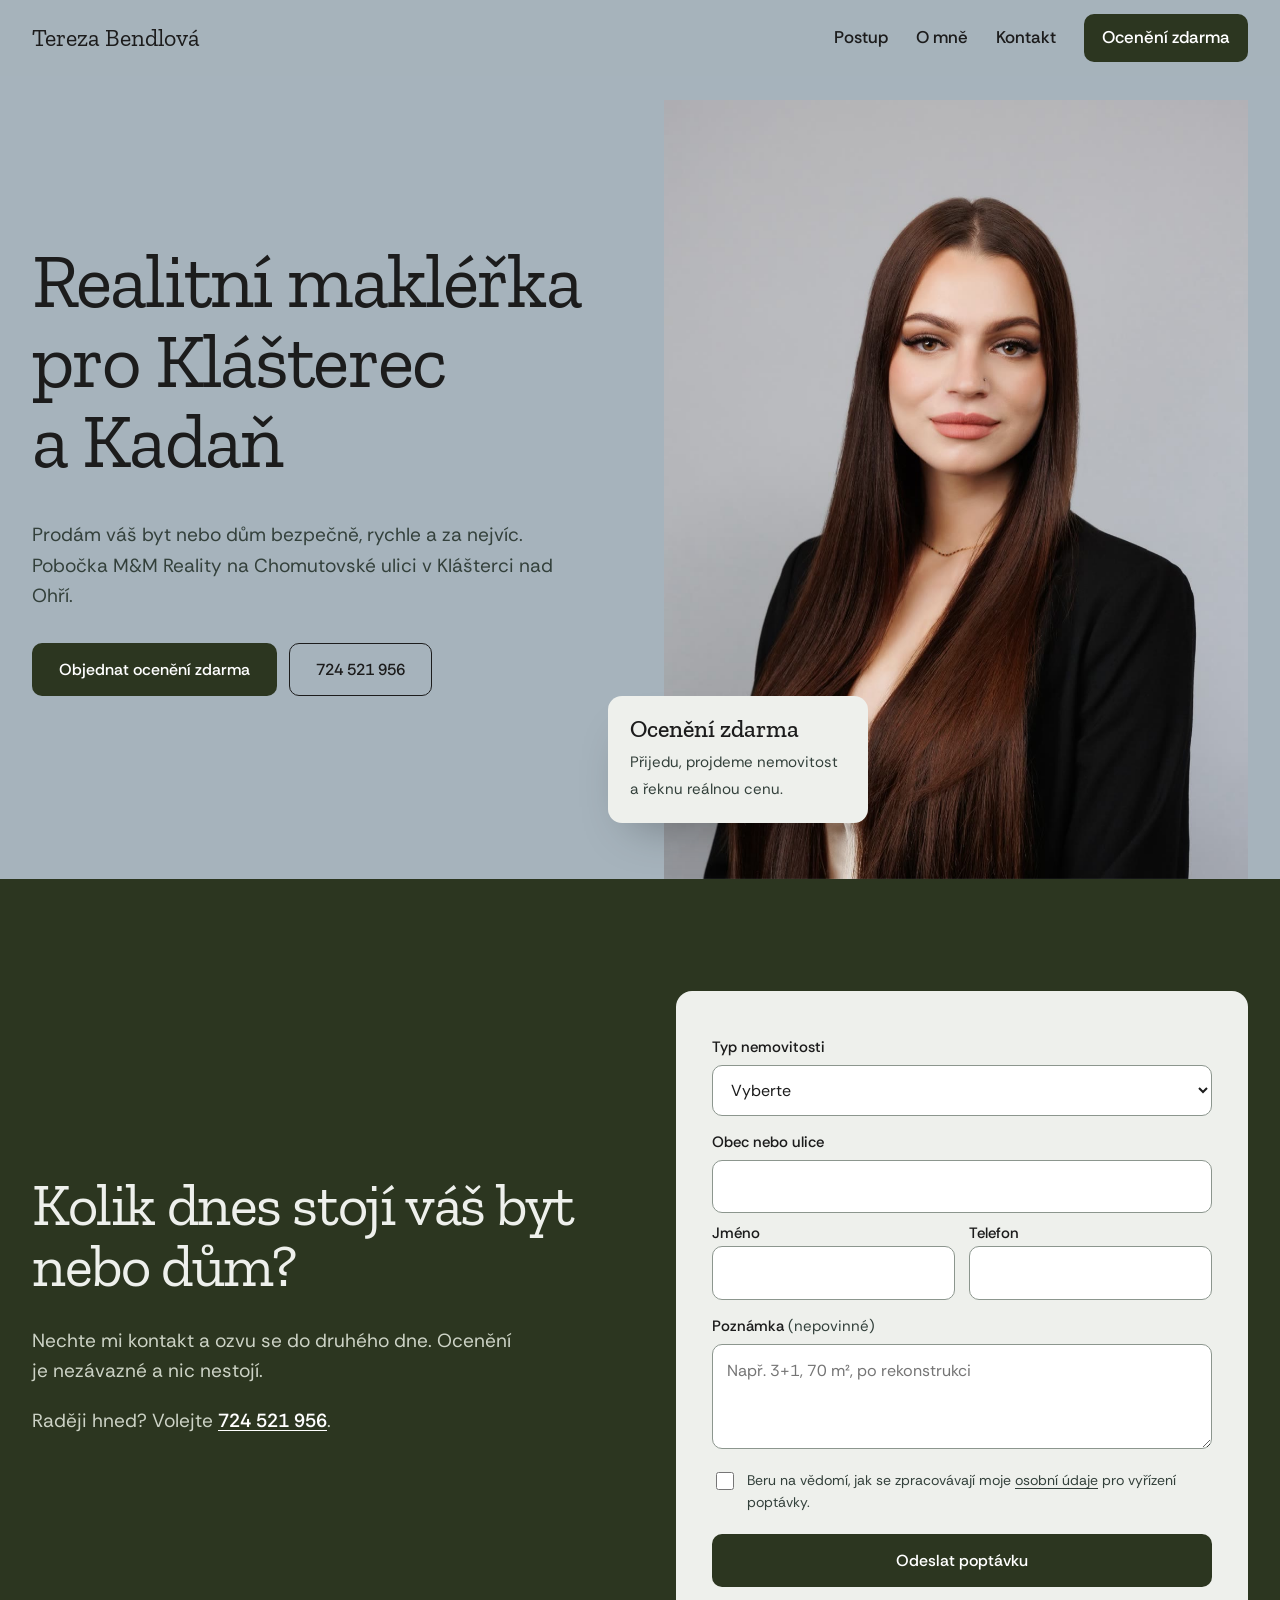
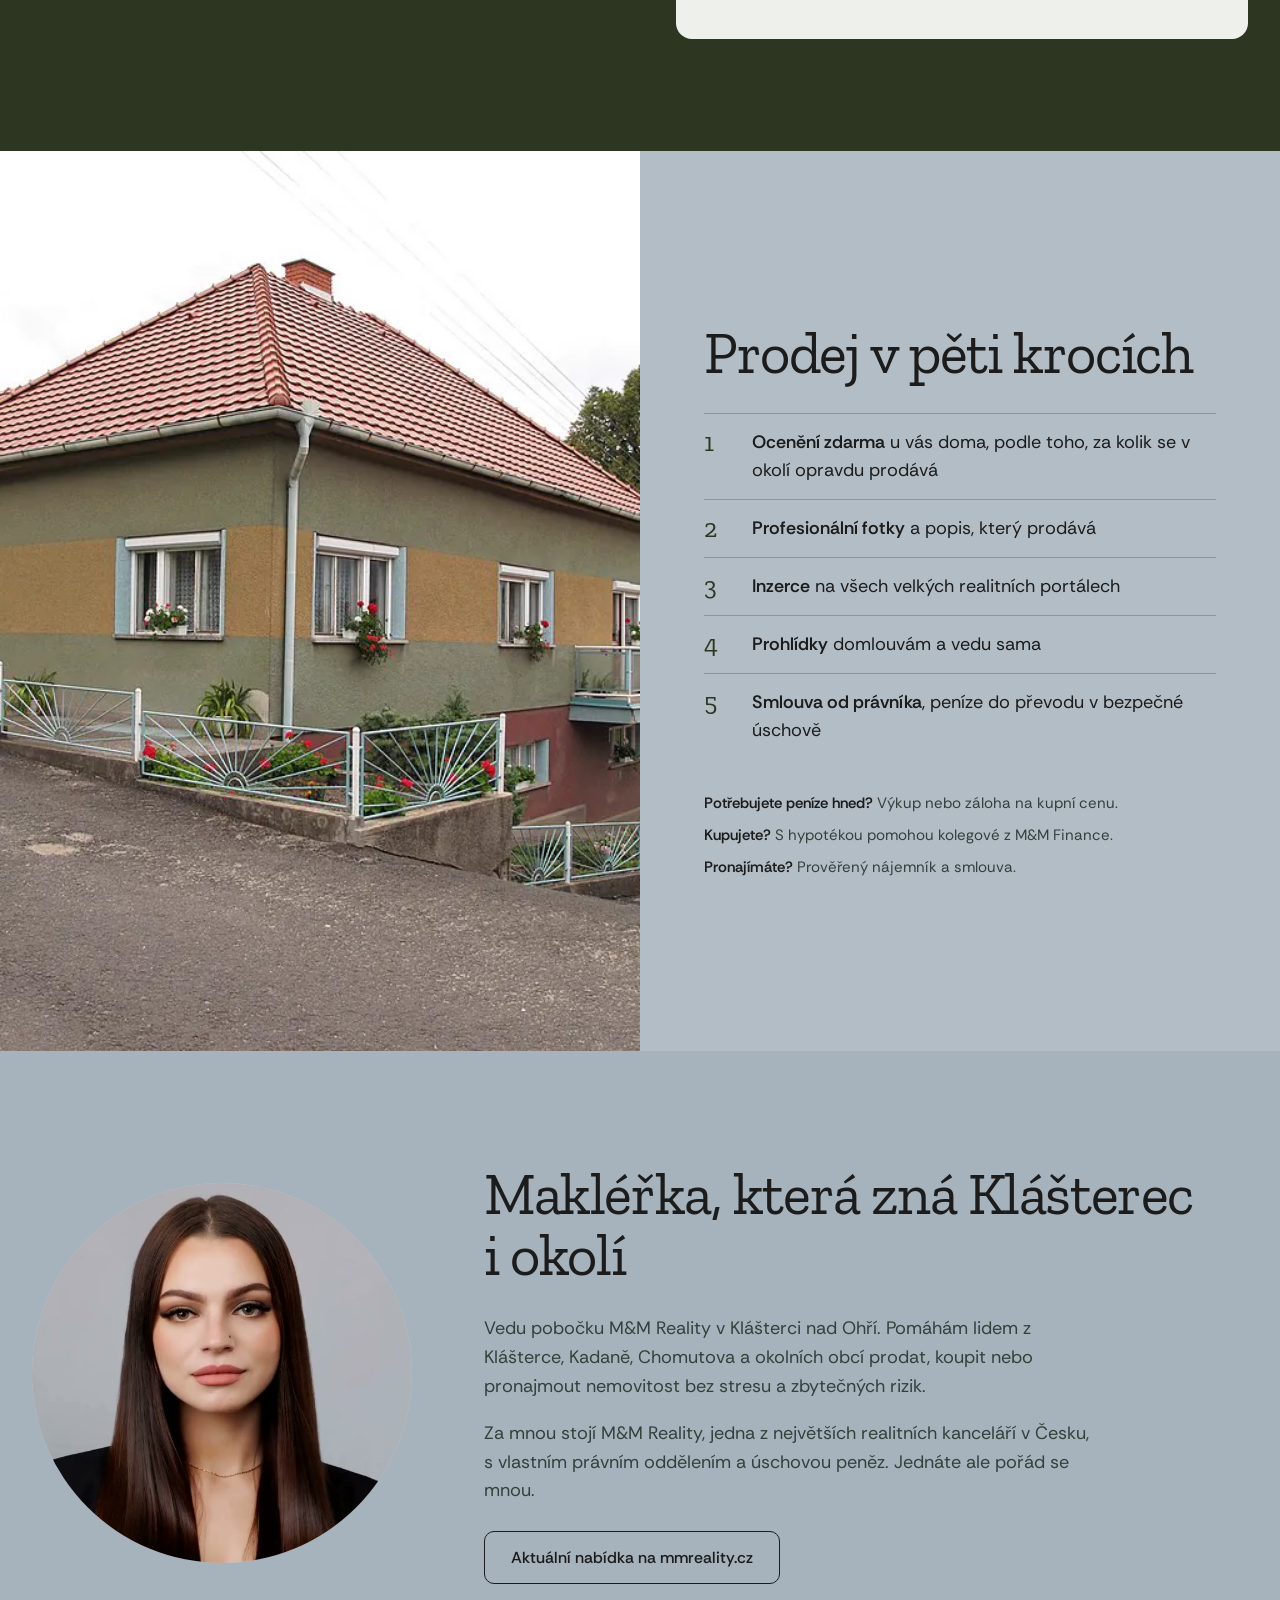
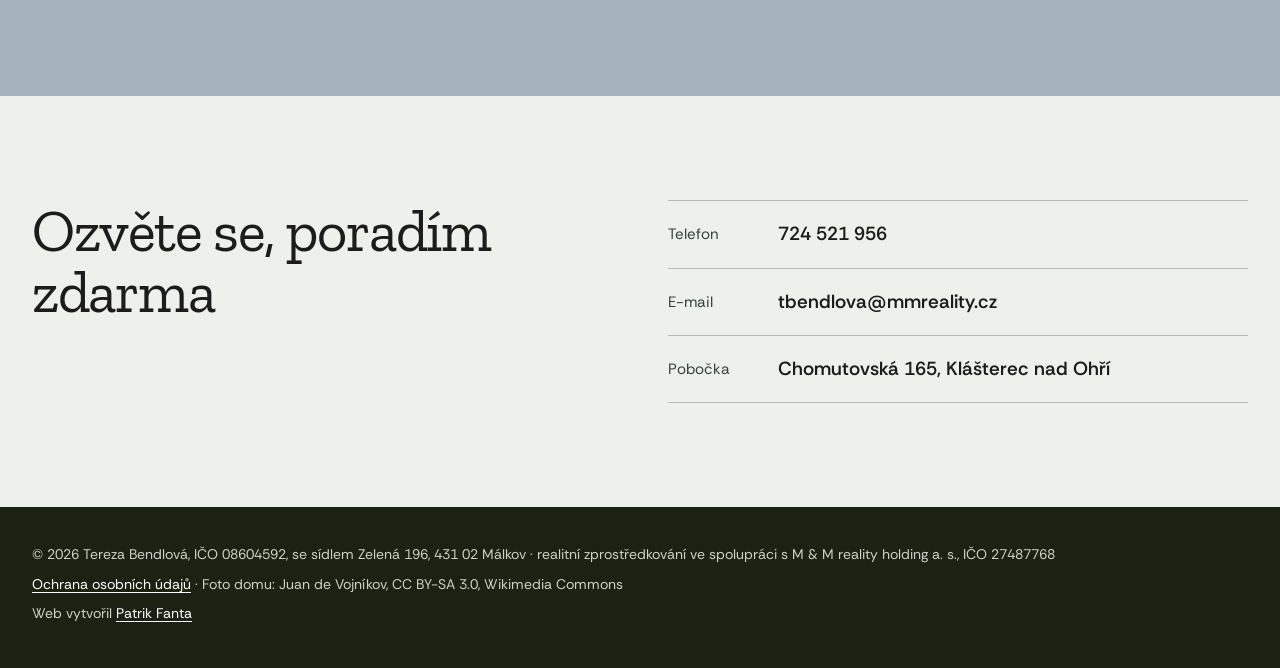
<file: index.html>
<!DOCTYPE html>
<html lang="cs">
<head>
<meta charset="utf-8">
<meta name="viewport" content="width=device-width, initial-scale=1">
<meta name="robots" content="noindex">
<title>Realitní makléřka Klášterec nad Ohří a Kadaň | Tereza Bendlová</title>
<meta name="description" content="Prodej a pronájem bytů a domů v Klášterci nad Ohří, Kadani a okolí. Tereza Bendlová, pobočka M&amp;M Reality. Ocenění nemovitosti zdarma, tel. 724 521 956.">
<meta property="og:type" content="website">
<meta property="og:title" content="Tereza Bendlová – realitní makléřka pro Klášterec a Kadaň">
<meta property="og:description" content="Prodám váš byt nebo dům bezpečně, rychle a za nejvíc. Ocenění zdarma.">
<meta property="og:image" content="img/tereza-portret.jpg">
<meta property="og:locale" content="cs_CZ">
<meta name="theme-color" content="#a6b3bc">
<link rel="icon" href="favicon.svg?v=2" type="image/svg+xml">
<link rel="stylesheet" href="css/fonts.css?v=3">
<link rel="stylesheet" href="css/style.css?v=11">
<script type="application/ld+json">
{
  "@context": "https://schema.org",
  "@type": "RealEstateAgent",
  "name": "Tereza Bendlová – realitní makléřka",
  "telephone": "+420724521956",
  "email": "tbendlova@mmreality.cz",
  "address": { "@type": "PostalAddress", "streetAddress": "Chomutovská 165", "addressLocality": "Klášterec nad Ohří", "postalCode": "431 51", "addressCountry": "CZ" },
  "areaServed": ["Klášterec nad Ohří", "Kadaň", "Chomutov", "Perštejn", "Málkov", "Vejprty"]
}
</script>
</head>
<body>
<a class="skip" href="#obsah">Přeskočit na obsah</a>

<header class="top">
  <div class="wrap top__inner">
    <a class="brand" href="./">Tereza Bendlová</a>
    <nav class="top__nav" aria-label="Hlavní">
      <a href="#postup">Postup</a>
      <a href="#o-mne">O mně</a>
      <a href="#kontakt">Kontakt</a>
      <a class="top__cta" href="#oceneni">Ocenění zdarma</a>
    </nav>
  </div>
</header>

<main id="obsah">

<section class="hero">
  <div class="wrap hero__inner">
    <div class="hero__text enter">
      <h1>Realitní makléřka pro Klášterec a&nbsp;Kadaň</h1>
      <p>Prodám váš byt nebo dům bezpečně, rychle a za nejvíc. Pobočka M&amp;M Reality na Chomutovské ulici v Klášterci nad Ohří.</p>
      <div class="hero__btns">
        <a class="btn btn--olive" href="#oceneni">Objednat ocenění zdarma</a>
        <a class="btn btn--line" href="tel:+420724521956">724 521 956</a>
      </div>
    </div>
    <div class="hero__pic">
      <img src="img/tereza-portret.jpg?v=1" width="1080" height="1440" alt="Tereza Bendlová, realitní makléřka">
      <div class="float"><b>Ocenění zdarma</b><span>Přijedu, projdeme nemovitost a řeknu reálnou cenu.</span></div>
    </div>
  </div>
</section>

<section class="oceneni" id="oceneni">
  <div class="wrap oceneni__inner">
    <div>
      <h2>Kolik dnes stojí váš byt nebo dům?</h2>
      <p>Nechte mi kontakt a ozvu se do druhého dne. Ocenění je nezávazné a nic nestojí.</p>
      <p>Raději hned? Volejte <a href="tel:+420724521956">724 521 956</a>.</p>
    </div>
    <form class="form" id="form-oceneni" novalidate>
      <label for="f-typ">Typ nemovitosti</label>
      <select id="f-typ" name="typ" required>
        <option value="">Vyberte</option>
        <option>Byt</option><option>Rodinný dům</option><option>Pozemek</option><option>Chata / chalupa</option><option>Jiné</option>
      </select>
      <label for="f-obec">Obec nebo ulice</label>
      <input id="f-obec" name="obec" type="text" required autocomplete="address-level2">
      <div class="form__two">
        <div><label for="f-jmeno">Jméno</label><input id="f-jmeno" name="jmeno" type="text" required autocomplete="name"></div>
        <div><label for="f-tel">Telefon</label><input id="f-tel" name="telefon" type="tel" required autocomplete="tel"></div>
      </div>
      <label for="f-pozn">Poznámka <span class="opt">(nepovinné)</span></label>
      <textarea id="f-pozn" name="poznamka" rows="3" placeholder="Např. 3+1, 70 m², po rekonstrukci"></textarea>
      <input class="hp" type="text" name="web" tabindex="-1" autocomplete="off" aria-hidden="true">
      <label class="check"><input type="checkbox" name="gdpr" required> <span>Beru na vědomí, jak se zpracovávají moje <a href="ochrana-osobnich-udaju.html">osobní údaje</a> pro vyřízení poptávky.</span></label>
      <button class="btn btn--olive" type="submit">Odeslat poptávku</button>
      <p class="form__msg" role="status" aria-live="polite"></p>
    </form>
  </div>
</section>

<section class="postup" id="postup">
  <figure class="postup__pic"><img src="img/dum.webp" srcset="img/dum-960.webp 960w, img/dum.webp 1920w" sizes="(max-width: 820px) 100vw, 50vw" width="1920" height="1440" alt="Rodinný dům s předzahrádkou" loading="lazy"></figure>
  <div class="postup__txt">
    <h2>Prodej v pěti krocích</h2>
    <ol>
      <li><span><b>Ocenění zdarma</b> u vás doma, podle toho, za kolik se v okolí opravdu prodává</span></li>
      <li><span><b>Profesionální fotky</b> a popis, který prodává</span></li>
      <li><span><b>Inzerce</b> na všech velkých realitních portálech</span></li>
      <li><span><b>Prohlídky</b> domlouvám a vedu sama</span></li>
      <li><span><b>Smlouva od právníka</b>, peníze do převodu v bezpečné úschově</span></li>
    </ol>
    <ul class="extras">
      <li><b>Potřebujete peníze hned?</b> Výkup nebo záloha na kupní cenu.</li>
      <li><b>Kupujete?</b> S hypotékou pomohou kolegové z M&amp;M Finance.</li>
      <li><b>Pronajímáte?</b> Prověřený nájemník a smlouva.</li>
    </ul>
  </div>
</section>

<section class="omne" id="o-mne">
  <div class="wrap omne__inner">
    <video src="img/tereza-video.mp4?v=1" poster="img/tereza-video.jpg?v=1" width="640" height="640" autoplay muted loop playsinline preload="metadata" aria-label="Tereza Bendlová se usměje"></video>
    <div>
      <h2>Makléřka, která zná Klášterec i&nbsp;okolí</h2>
      <p>Vedu pobočku M&amp;M Reality v Klášterci nad Ohří. Pomáhám lidem z Klášterce, Kadaně, Chomutova a okolních obcí prodat, koupit nebo pronajmout nemovitost bez stresu a zbytečných rizik.</p>
      <p>Za mnou stojí M&amp;M Reality, jedna z největších realitních kanceláří v Česku, s vlastním právním oddělením a úschovou peněz. Jednáte ale pořád se mnou.</p>
      <a class="btn btn--line" href="https://www.mmreality.cz/nemovitosti/" target="_blank" rel="noopener">Aktuální nabídka na mmreality.cz</a>
    </div>
  </div>
</section>

<section class="kontakt" id="kontakt">
  <div class="wrap kontakt__inner">
    <h2>Ozvěte se, poradím zdarma</h2>
    <ul class="kontakt__list">
      <li><span>Telefon</span><a href="tel:+420724521956">724 521 956</a></li>
      <li><span>E-mail</span><a href="mailto:tbendlova@mmreality.cz">tbendlova@mmreality.cz</a></li>
      <li><span>Pobočka</span><a href="https://www.google.com/maps/search/?api=1&amp;query=Chomutovsk%C3%A1+165%2C+Kl%C3%A1%C5%A1terec+nad+Oh%C5%99%C3%AD" target="_blank" rel="noopener">Chomutovská 165, Klášterec nad Ohří</a></li>
    </ul>
  </div>
</section>

</main>

<footer class="foot">
  <div class="wrap">
    <p>© <span id="rok">2026</span> Tereza Bendlová, IČO 08604592, se sídlem Zelená 196, 431 02 Málkov · realitní zprostředkování ve spolupráci s M &amp; M reality holding a. s., IČO 27487768</p>
    <p><a href="ochrana-osobnich-udaju.html">Ochrana osobních údajů</a> · Foto domu: Juan de Vojníkov, CC BY-SA 3.0, Wikimedia Commons</p>
    <p>Web vytvořil <a href="https://patrikfanta.cz/" target="_blank" rel="noopener">Patrik Fanta</a></p>
  </div>
</footer>

<script src="js/main.js?v=5"></script>
<script data-goatcounter="https://bendlova.stat.patrikfanta.cz/count" async src="https://bendlova.stat.patrikfanta.cz/count.js"></script>
</body>
</html>
</file>
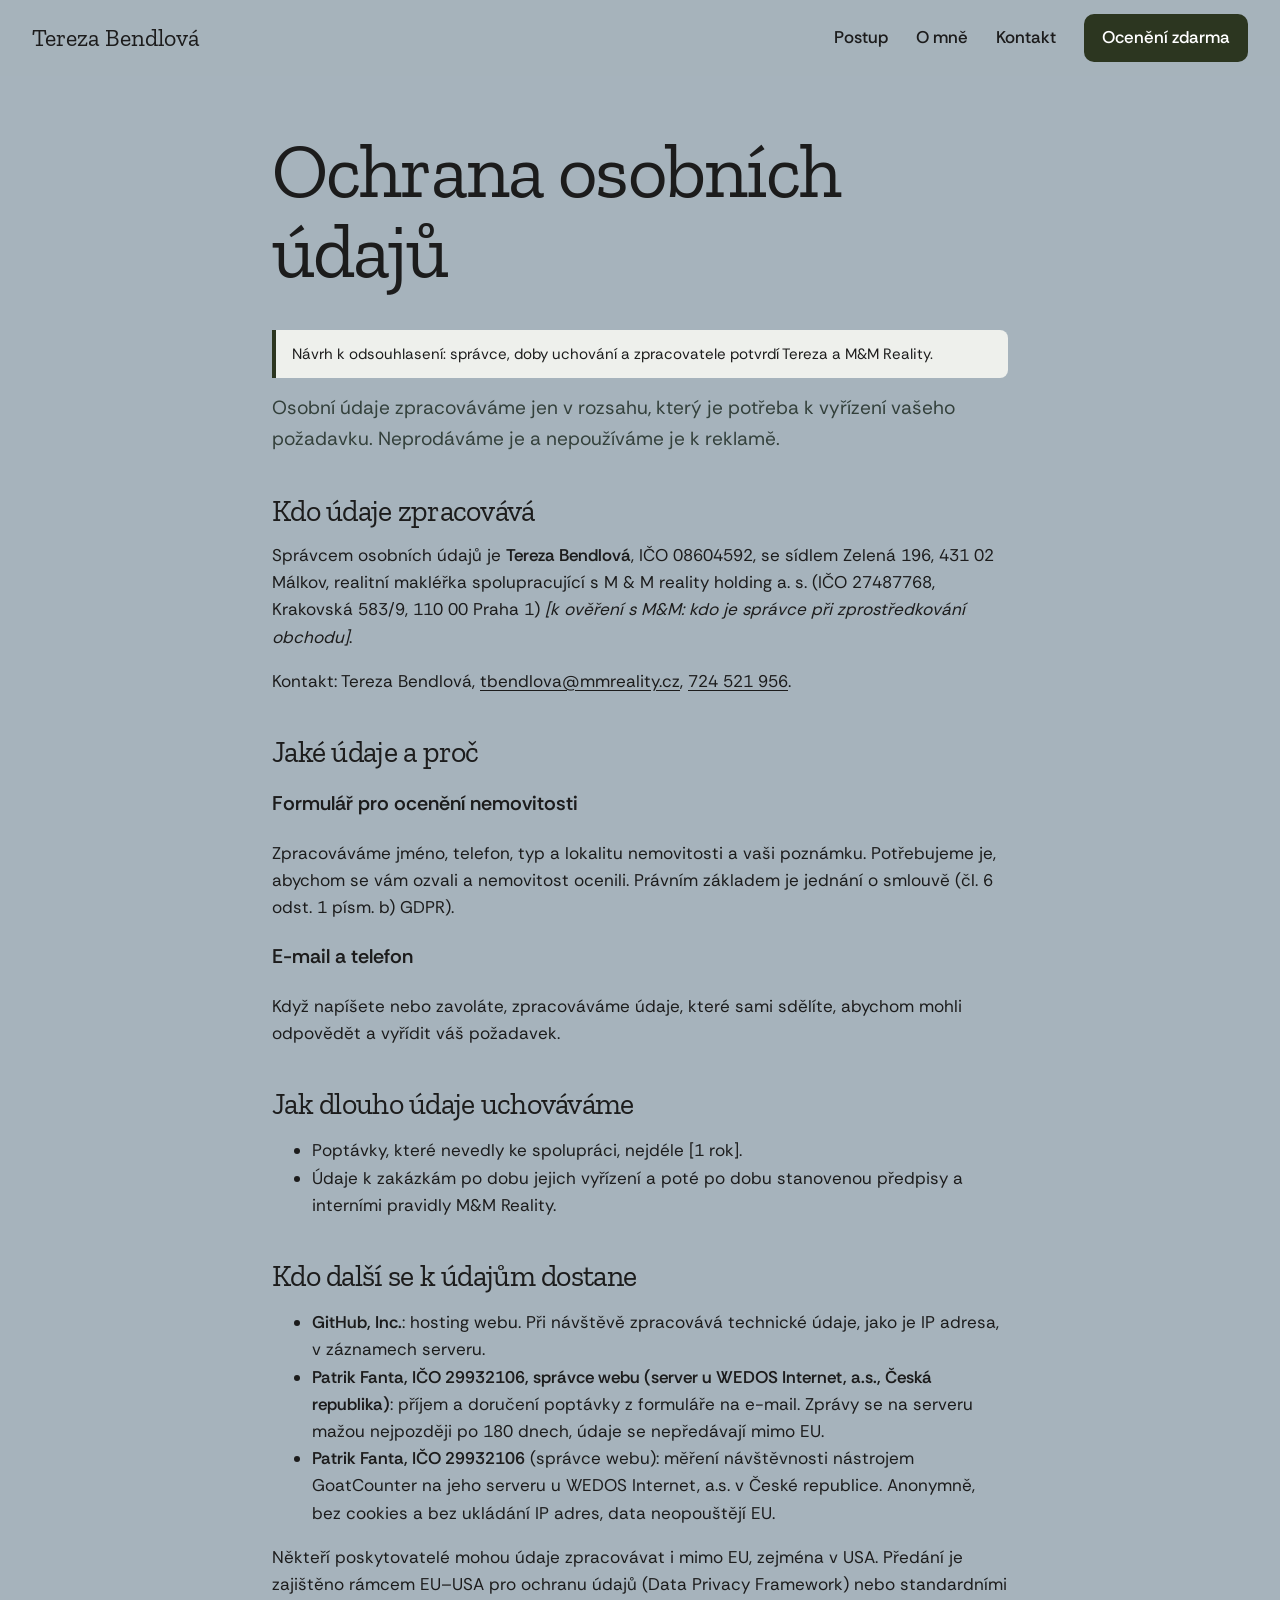
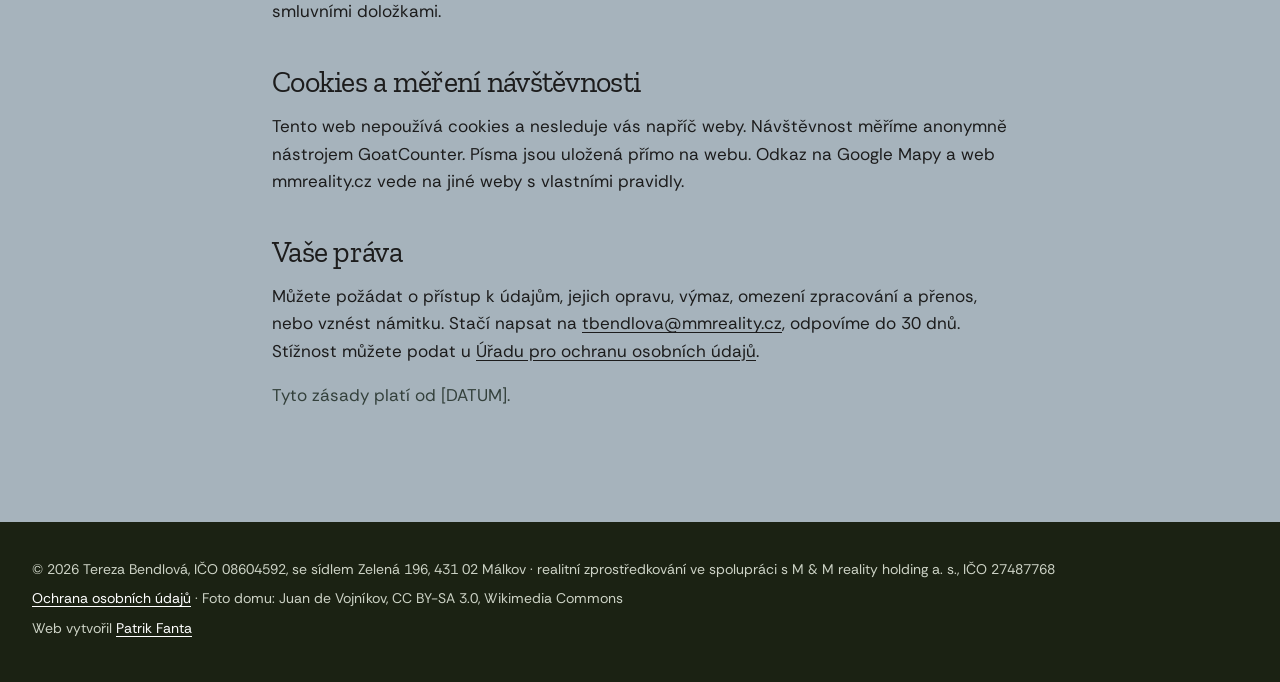
<file: ochrana-osobnich-udaju.html>
<!DOCTYPE html>
<html lang="cs">
<head>
<meta charset="utf-8">
<meta name="viewport" content="width=device-width, initial-scale=1">
<meta name="robots" content="noindex">
<title>Ochrana osobních údajů | Tereza Bendlová, M&amp;M Reality</title>
<meta name="description" content="Jak zpracovávám osobní údaje z formuláře a komunikace.">
<meta name="theme-color" content="#a6b3bc">
<link rel="icon" href="favicon.svg?v=2" type="image/svg+xml">
<link rel="stylesheet" href="css/fonts.css?v=3">
<link rel="stylesheet" href="css/style.css?v=11">
</head>
<body>
<a class="skip" href="./#obsah">Přeskočit na obsah</a>

<header class="top">
  <div class="wrap top__inner">
    <a class="brand" href="./">Tereza Bendlová</a>
    <nav class="top__nav" aria-label="Hlavní">
      <a href="./#postup">Postup</a>
      <a href="./#o-mne">O mně</a>
      <a href="./#kontakt">Kontakt</a>
      <a class="top__cta" href="./#oceneni">Ocenění zdarma</a>
    </nav>
  </div>
</header>

<main id="obsah" class="legal">
  <div class="wrap">
    <h1>Ochrana osobních údajů</h1>
    <p class="legal-note">Návrh k odsouhlasení: správce, doby uchování a zpracovatele potvrdí Tereza a M&amp;M Reality.</p>
    <p class="lead">Osobní údaje zpracováváme jen v rozsahu, který je potřeba k vyřízení vašeho požadavku. Neprodáváme je a nepoužíváme je k reklamě.</p>

    <h2>Kdo údaje zpracovává</h2>
    <p>Správcem osobních údajů je <strong>Tereza Bendlová</strong>, IČO 08604592, se sídlem Zelená 196, 431 02 Málkov, realitní makléřka spolupracující s M &amp; M reality holding a. s. (IČO 27487768, Krakovská 583/9, 110 00 Praha 1) <em>[k ověření s M&amp;M: kdo je správce při zprostředkování obchodu]</em>.</p>
    <p>Kontakt: Tereza Bendlová, <a href="mailto:tbendlova@mmreality.cz">tbendlova@mmreality.cz</a>, <a href="tel:+420724521956">724 521 956</a>.</p>

    <h2>Jaké údaje a proč</h2>
    <h3>Formulář pro ocenění nemovitosti</h3>
    <p>Zpracováváme jméno, telefon, typ a lokalitu nemovitosti a vaši poznámku. Potřebujeme je, abychom se vám ozvali a nemovitost ocenili. Právním základem je jednání o smlouvě (čl. 6 odst. 1 písm. b) GDPR).</p>
    <h3>E-mail a telefon</h3>
    <p>Když napíšete nebo zavoláte, zpracováváme údaje, které sami sdělíte, abychom mohli odpovědět a vyřídit váš požadavek.</p>

    <h2>Jak dlouho údaje uchováváme</h2>
    <ul>
      <li>Poptávky, které nevedly ke spolupráci, nejdéle [1 rok].</li>
      <li>Údaje k zakázkám po dobu jejich vyřízení a poté po dobu stanovenou předpisy a interními pravidly M&amp;M Reality.</li>
    </ul>

    <h2>Kdo další se k údajům dostane</h2>
    <ul>
      <li><strong>GitHub, Inc.</strong>: hosting webu. Při návštěvě zpracovává technické údaje, jako je IP adresa, v záznamech serveru.</li>
      <li><strong>Patrik Fanta, IČO 29932106, správce webu (server u WEDOS Internet, a.s., Česká republika)</strong>: příjem a doručení poptávky z formuláře na e-mail. Zprávy se na serveru mažou nejpozději po 180 dnech, údaje se nepředávají mimo EU.</li>
      <li><strong>Patrik Fanta, IČO 29932106</strong> (správce webu): měření návštěvnosti nástrojem GoatCounter na jeho serveru u WEDOS Internet, a.s. v České republice. Anonymně, bez cookies a bez ukládání IP adres, data neopouštějí EU.</li>
    </ul>
    <p>Někteří poskytovatelé mohou údaje zpracovávat i mimo EU, zejména v USA. Předání je zajištěno rámcem EU–USA pro ochranu údajů (Data Privacy Framework) nebo standardními smluvními doložkami.</p>

    <h2>Cookies a měření návštěvnosti</h2>
    <p>Tento web nepoužívá cookies a nesleduje vás napříč weby. Návštěvnost měříme anonymně nástrojem GoatCounter. Písma jsou uložená přímo na webu. Odkaz na Google Mapy a web mmreality.cz vede na jiné weby s vlastními pravidly.</p>

    <h2>Vaše práva</h2>
    <p>Můžete požádat o přístup k údajům, jejich opravu, výmaz, omezení zpracování a přenos, nebo vznést námitku. Stačí napsat na <a href="mailto:tbendlova@mmreality.cz">tbendlova@mmreality.cz</a>, odpovíme do 30 dnů. Stížnost můžete podat u <a href="https://uoou.gov.cz" target="_blank" rel="noopener">Úřadu pro ochranu osobních údajů</a>.</p>
    <p class="muted">Tyto zásady platí od [DATUM].</p>
  </div>
</main>


<footer class="foot">
  <div class="wrap">
    <p>© <span id="rok">2026</span> Tereza Bendlová, IČO 08604592, se sídlem Zelená 196, 431 02 Málkov · realitní zprostředkování ve spolupráci s M &amp; M reality holding a. s., IČO 27487768</p>
    <p><a href="ochrana-osobnich-udaju.html">Ochrana osobních údajů</a> · Foto domu: Juan de Vojníkov, CC BY-SA 3.0, Wikimedia Commons</p>
    <p>Web vytvořil <a href="https://patrikfanta.cz/" target="_blank" rel="noopener">Patrik Fanta</a></p>
  </div>
</footer>

<script src="js/main.js?v=5"></script>
<script data-goatcounter="https://bendlova.stat.patrikfanta.cz/count" async src="https://bendlova.stat.patrikfanta.cz/count.js"></script>
</body>
</html>
</file>
<file: css/fonts.css>
/* Self-hosted fonts (SIL Open Font License) */
@font-face {
  font-family: 'Rethink Sans';
  font-style: normal;
  font-weight: 400 600;
  font-display: swap;
  src: url(../fonts/rethink-sans-400-600-latin-ext.woff2) format('woff2');
  unicode-range: U+0100-02BA, U+02BD-02C5, U+02C7-02CC, U+02CE-02D7, U+02DD-02FF, U+0304, U+0308, U+0329, U+1D00-1DBF, U+1E00-1E9F, U+1EF2-1EFF, U+2020, U+20A0-20AB, U+20AD-20C4, U+2113, U+2C60-2C7F, U+A720-A7FF;
}
@font-face {
  font-family: 'Rethink Sans';
  font-style: normal;
  font-weight: 400 600;
  font-display: swap;
  src: url(../fonts/rethink-sans-400-600-latin.woff2) format('woff2');
  unicode-range: U+0000-00FF, U+0131, U+0152-0153, U+02BB-02BC, U+02C6, U+02DA, U+02DC, U+0304, U+0308, U+0329, U+2000-206F, U+20AC, U+2122, U+2191, U+2193, U+2212, U+2215, U+FEFF, U+FFFD;
}
@font-face {
  font-family: 'Zilla Slab';
  font-style: normal;
  font-weight: 400;
  font-display: swap;
  src: url(../fonts/zilla-slab-400-latin-ext.woff2) format('woff2');
  unicode-range: U+0100-02BA, U+02BD-02C5, U+02C7-02CC, U+02CE-02D7, U+02DD-02FF, U+0304, U+0308, U+0329, U+1D00-1DBF, U+1E00-1E9F, U+1EF2-1EFF, U+2020, U+20A0-20AB, U+20AD-20C4, U+2113, U+2C60-2C7F, U+A720-A7FF;
}
@font-face {
  font-family: 'Zilla Slab';
  font-style: normal;
  font-weight: 400;
  font-display: swap;
  src: url(../fonts/zilla-slab-400-latin.woff2) format('woff2');
  unicode-range: U+0000-00FF, U+0131, U+0152-0153, U+02BB-02BC, U+02C6, U+02DA, U+02DC, U+0304, U+0308, U+0329, U+2000-206F, U+20AC, U+2122, U+2191, U+2193, U+2212, U+2215, U+FEFF, U+FFFD;
}
@font-face {
  font-family: 'Zilla Slab';
  font-style: normal;
  font-weight: 500;
  font-display: swap;
  src: url(../fonts/zilla-slab-500-latin-ext.woff2) format('woff2');
  unicode-range: U+0100-02BA, U+02BD-02C5, U+02C7-02CC, U+02CE-02D7, U+02DD-02FF, U+0304, U+0308, U+0329, U+1D00-1DBF, U+1E00-1E9F, U+1EF2-1EFF, U+2020, U+20A0-20AB, U+20AD-20C4, U+2113, U+2C60-2C7F, U+A720-A7FF;
}
@font-face {
  font-family: 'Zilla Slab';
  font-style: normal;
  font-weight: 500;
  font-display: swap;
  src: url(../fonts/zilla-slab-500-latin.woff2) format('woff2');
  unicode-range: U+0000-00FF, U+0131, U+0152-0153, U+02BB-02BC, U+02C6, U+02DA, U+02DC, U+0304, U+0308, U+0329, U+2000-206F, U+20AC, U+2122, U+2191, U+2193, U+2212, U+2215, U+FEFF, U+FFFD;
}
</file>
<file: css/style.css>
:root {
  --bg: #a6b3bc;
  --surface: #b2bdc5;
  --paper: #eef0ec;
  --ink: #1c1c1c;
  --muted: #33403b;
  --olive: #2c3620;
  --olive-deep: #1b2213;
  --on-olive: #cdd3c6;
  --line: rgba(28, 28, 28, .25);
  --slab: 'Zilla Slab', Georgia, 'Times New Roman', serif;
  --sans: 'Rethink Sans', system-ui, -apple-system, 'Segoe UI', sans-serif;
}

*, *::before, *::after { box-sizing: border-box; }
html { scroll-behavior: smooth; scroll-padding-top: 76px; -webkit-text-size-adjust: 100%; }
body { margin: 0; background: var(--bg); color: var(--ink); font: 400 17px/1.6 var(--sans); overflow-x: hidden; }
img, video { max-width: 100%; display: block; }
a { color: inherit; text-underline-offset: 3px; }
a:focus-visible, button:focus-visible, input:focus-visible, select:focus-visible, textarea:focus-visible { outline: 3px solid var(--olive); outline-offset: 2px; }
h1, h2 { font-family: var(--slab); font-weight: 400; letter-spacing: -.024em; line-height: 1.04; margin: 0 0 .5em; }
h1 { font-size: clamp(44px, 6vw, 88px); }
h2 { font-size: clamp(36px, 4.6vw, 68px); }
p { margin: 0 0 1em; }
.wrap { width: 100%; max-width: 1280px; margin: 0 auto; padding: 0 32px; }
.skip { position: absolute; left: -9999px; }
.skip:focus { left: 12px; top: 12px; z-index: 99; background: #fff; padding: 8px 12px; }
.muted { color: var(--muted); }

/* Tlačítka */
.btn { display: inline-flex; align-items: center; justify-content: center; padding: 15px 26px; border-radius: 10px; font: 500 16px var(--sans); text-decoration: none; border: 1.5px solid transparent; cursor: pointer; transition: transform .15s, background .15s, color .15s; }
.btn:hover { transform: translateY(-2px); }
.btn:active { transform: scale(.98); }
.btn--olive { background: var(--olive); color: #fff; }
.btn--olive:hover { background: var(--olive-deep); }
.btn--line { border-color: var(--ink); color: var(--ink); }
.btn--line:hover { background: var(--ink); color: var(--paper); }

/* Hlavička */
.top { position: sticky; top: 0; z-index: 20; background: rgba(166, 179, 188, .94); backdrop-filter: blur(6px); }
.top__inner { display: flex; align-items: center; justify-content: space-between; gap: 16px; min-height: 76px; }
.brand { font-family: var(--slab); font-size: 24px; text-decoration: none; }
.top__nav { display: flex; align-items: center; gap: 28px; font-weight: 500; }
.top__nav a { text-decoration: none; background: linear-gradient(currentColor, currentColor) 0 100% / 0 1.5px no-repeat; transition: background-size .25s; }
.top__nav a:hover { background-size: 100% 1.5px; }
.top__nav .top__cta { background: var(--olive); color: #fff; padding: 10px 18px; border-radius: 10px; }
.top__nav .top__cta:hover { background: var(--olive-deep); }

/* Úvod */
.hero__inner { display: grid; grid-template-columns: 1fr 1fr; gap: 48px; align-items: end; padding-top: 24px; }
.hero__text { align-self: center; padding-bottom: 40px; }
.hero__text p { font-size: 19px; max-width: 28em; margin: 20px 0 32px; color: var(--muted); }
.hero__btns { display: flex; flex-wrap: wrap; gap: 12px; }
.hero__pic { position: relative; }
.hero__pic img { width: 100%; height: auto; aspect-ratio: 3 / 4; object-fit: cover; object-position: top; max-height: calc(100svh - 96px); }
.float { position: absolute; left: -56px; bottom: 56px; width: 260px; background: var(--paper); padding: 20px 22px; border-radius: 14px; box-shadow: 0 24px 48px -24px rgba(0, 0, 0, .35); }
.float b { display: block; font-family: var(--slab); font-size: 24px; font-weight: 500; line-height: 1.1; margin-bottom: 6px; }
.float span { font-size: 15px; color: var(--muted); }
.enter > * { opacity: 0; transform: translateY(18px); animation: vjezd .8s cubic-bezier(.2, .7, .2, 1) forwards; }
.enter > *:nth-child(2) { animation-delay: .12s; }
.enter > *:nth-child(3) { animation-delay: .24s; }
@keyframes vjezd { to { opacity: 1; transform: none; } }

/* Ocenění */
.oceneni { background: var(--olive); color: var(--paper); padding: 112px 0; }
.oceneni__inner { display: grid; grid-template-columns: 1fr 1fr; gap: 72px; align-items: center; }
.oceneni p { font-size: 19px; color: var(--on-olive); max-width: 26em; }
.oceneni p a { color: #fff; font-weight: 600; }
.form { background: var(--paper); color: var(--ink); border-radius: 16px; padding: 36px; display: grid; gap: 6px; }
.form label { font-weight: 500; font-size: 15px; margin-top: 8px; }
.form .opt { font-weight: 400; color: var(--muted); }
.form input[type=text], .form input[type=tel], .form select, .form textarea { width: 100%; font: inherit; font-size: 16px; padding: 13px 14px; border: 1.5px solid #8c968e; border-radius: 10px; background: #fff; color: var(--ink); }
.form textarea { resize: vertical; }
.form__two { display: grid; grid-template-columns: 1fr 1fr; gap: 14px; }
.form .check { display: flex; gap: 10px; align-items: flex-start; font-weight: 400; font-size: 14px; color: var(--muted); margin: 14px 0 10px; }
.form .check input { width: 18px; height: 18px; margin-top: 3px; accent-color: var(--olive); flex: none; }
.form .btn { width: 100%; margin-top: 4px; }
.hp { position: absolute; left: -9999px; }
.form__msg { margin: 10px 0 0; font-size: 15px; font-weight: 600; }
.form__msg--ok { color: var(--olive); }
.form__msg--err { color: #8a1b12; }

/* Postup */
.postup { display: grid; grid-template-columns: 1fr 1fr; min-height: 100svh; }
.postup__pic { margin: 0; overflow: hidden; }
.postup__pic img { width: 100%; height: 100%; object-fit: cover; transition: transform .6s; }
.postup__pic:hover img { transform: scale(1.025); }
.postup__txt { background: var(--surface); padding: 96px 64px; display: flex; flex-direction: column; justify-content: center; }
.postup ol { list-style: none; margin: 0; padding: 0; counter-reset: krok; }
.postup ol li { counter-increment: krok; display: grid; grid-template-columns: 48px 1fr; padding: 14px 0; border-top: 1px solid var(--line); font-size: 18px; }
.postup ol li::before { content: counter(krok); font-family: var(--slab); font-size: 26px; line-height: 1.1; color: var(--olive); }
.extras { list-style: none; margin: 32px 0 0; padding: 0; display: grid; gap: 8px; font-size: 15px; color: var(--muted); }
.extras b { color: var(--ink); }

/* O mně */
.omne { padding: 112px 0; }
.omne__inner { display: grid; grid-template-columns: 380px 1fr; gap: 72px; align-items: center; }
.omne video { width: 100%; height: auto; aspect-ratio: 1; object-fit: cover; object-position: top; border-radius: 50%; background: #c9cbd0; }
.omne p { font-size: 18px; max-width: 34em; color: var(--muted); }
.omne .btn { margin-top: 8px; }

/* Kontakt */
.kontakt { background: var(--paper); padding: 104px 0; }
.kontakt__inner { display: grid; grid-template-columns: 1fr 1fr; gap: 56px; align-items: start; }
.kontakt__list { list-style: none; margin: 0; padding: 0; }
.kontakt__list li { display: flex; flex-wrap: wrap; gap: 6px 20px; padding: 18px 0; border-bottom: 1px solid var(--line); font-size: 19px; }
.kontakt__list li:first-child { border-top: 1px solid var(--line); }
.kontakt__list span { width: 90px; color: var(--muted); font-size: 15px; padding-top: 3px; }
.kontakt__list a { font-weight: 600; text-decoration: none; }
.kontakt__list a:hover { text-decoration: underline; }

/* Patička */
.foot { background: var(--olive-deep); color: var(--on-olive); padding: 36px 0; font-size: 14px; }
.foot a { color: #fff; }
.foot p { margin: 0 0 .5em; }

/* Právní stránky */
.legal { padding: 56px 0 96px; }
.legal .wrap { max-width: 800px; }
.legal h2 { font-size: 30px; margin-top: 1.4em; }
.legal .lead { font-size: 19px; color: var(--muted); }
.legal-note { background: var(--paper); border-left: 4px solid var(--olive); padding: 12px 16px; font-size: 15px; border-radius: 0 8px 8px 0; }

@media (max-width: 980px) {
  .top__nav a:not(.top__cta) { display: none; }
  .omne__inner { grid-template-columns: 280px 1fr; gap: 48px; }
}
@media (max-width: 820px) {
  .hero__inner, .oceneni__inner, .postup, .kontakt__inner, .omne__inner { grid-template-columns: 1fr; gap: 40px; }
  .hero__inner { min-height: 0; padding-top: 24px; }
  .hero__text { padding-bottom: 0; }
  .hero__pic img { max-height: 72svh; }
  .float { left: 16px; bottom: 16px; width: 220px; padding: 16px 18px; }
  .float b { font-size: 21px; }
  .oceneni, .omne, .kontakt { padding: 72px 0; }
  .postup { min-height: 0; }
  .postup__pic { aspect-ratio: 4 / 3; }
  .postup__txt { padding: 64px 20px; }
  .omne video { max-width: 280px; }
}
@media (max-width: 480px) {
  body { font-size: 16px; }
  .wrap { padding: 0 20px; }
  .brand { font-size: 21px; }
  .hero__btns .btn { flex: 1 1 100%; }
  .form { padding: 22px; }
  .form__two { grid-template-columns: 1fr; gap: 0; }
}
@media (prefers-reduced-motion: reduce) {
  html { scroll-behavior: auto; }
  .enter > * { animation: none; opacity: 1; transform: none; }
  .btn, .postup__pic img { transition: none; }
}
</file>
